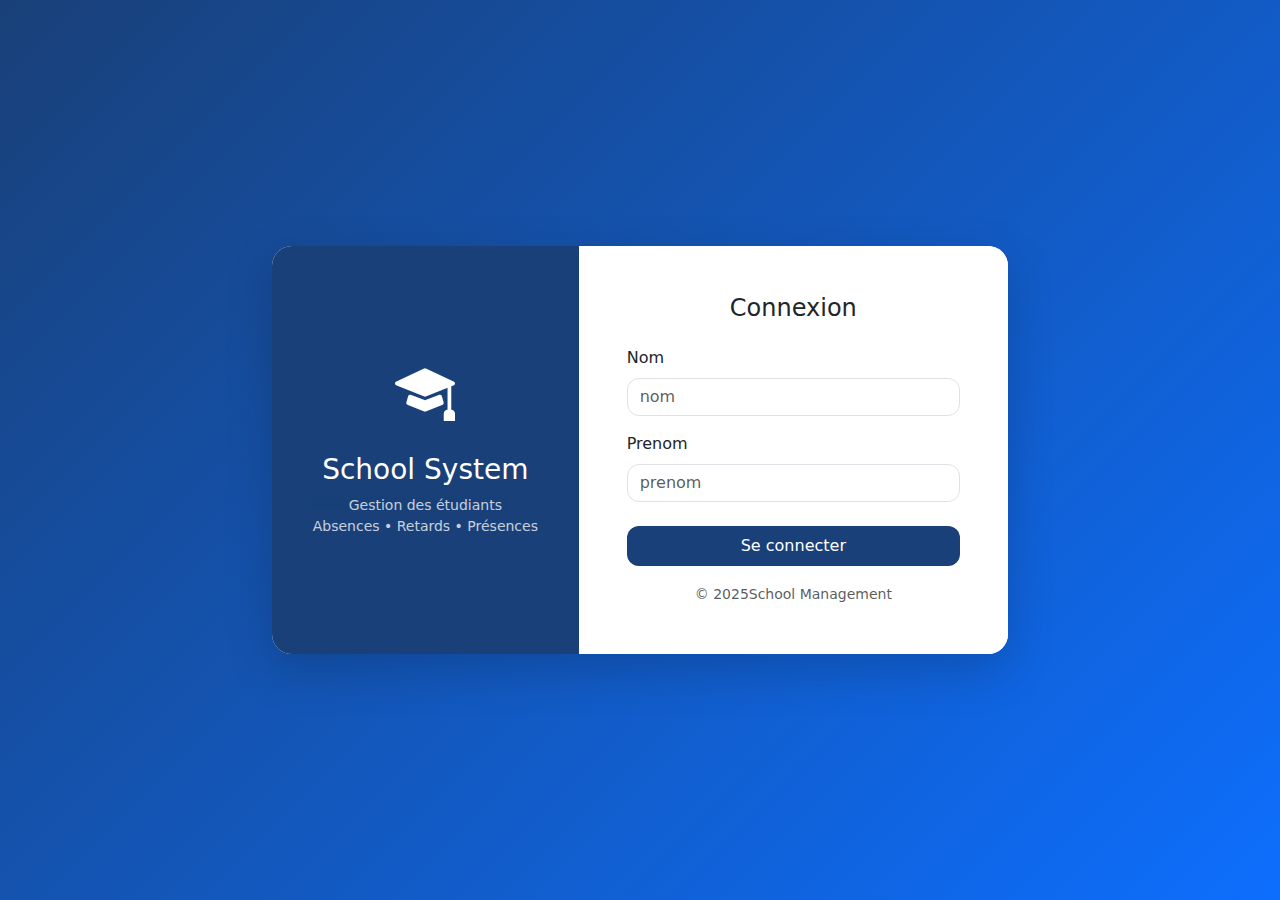
<file: index.html>
<!DOCTYPE html>
<html lang="en">
<head>
  <meta charset="UTF-8">
  <meta name="viewport" content="width=device-width, initial-scale=1.0">
  <title>School Management - Login</title>

    <link href="https://cdn.jsdelivr.net/npm/bootstrap-icons@1.11.3/font/bootstrap-icons.css" rel="stylesheet">
    <link rel="stylesheet" href="https://cdn.jsdelivr.net/npm/bootstrap@5.3.3/dist/css/bootstrap.min.css">
    <script src="https://cdn.jsdelivr.net/npm/bootstrap@5.3.3/dist/js/bootstrap.bundle.min.js"></script>

  <style>
    body {
      background: linear-gradient(135deg, #194078, #0d6efd);
    }

    .login-card {
      overflow: hidden;
      border-radius: 20px;
    }

    .login-left {
      background: #194078;
      color: white;
    }

    .login-left i {
      font-size: 60px;
    }

    .login-right {
      background: #fff;
    }

    .form-control {
      border-radius: 12px;
    }

    .btn-login {
      background-color: #194078;
      border: none;
      border-radius: 12px;
    }

    .btn-login:hover {
      background-color: #12315f;
    }
  </style>
</head>
<body>

<div class="container">
  <div class="row justify-content-center align-items-center vh-100">
    <div class="col-lg-8 col-md-10">
      <div class="card login-card shadow-lg border-0">
        <div class="row g-0">

          <!-- LEFT SIDE -->
          <div class="col-md-5 d-none d-md-flex flex-column 
                      justify-content-center align-items-center 
                      login-left p-4 text-center">
            <i class="bi bi-mortarboard-fill mb-3"></i>
            <h3>School System</h3>
            <p class="small opacity-75">
              Gestion des étudiants<br>
              Absences • Retards • Présences
            </p>
          </div>

          <!-- RIGHT SIDE -->
          <div class="col-md-7 login-right p-5">
            <h4 class="mb-4 text-center">Connexion</h4>

            <form id="loginForm">
              <div class="mb-3">
                <label class="form-label">Nom</label>
                <input id="nomInput" type="text" class="form-control" placeholder="nom">
              </div>

              <div class="mb-4">
                <label class="form-label">Prenom</label>
                <input id="prenomInput" type="text" class="form-control" placeholder="prenom">
              </div>

              <button type="submit" class="btn btn-login text-white w-100 py-2">Se connecter</a>
              </button>
            </form>

            <div class="text-center mt-3">
              <small class="text-muted">
                © 2025School Management
              </small>
            </div>
          </div>

        </div>
      </div>
    </div>
  </div>
</div>

<script src="apprenant/js/login.js"></script>
</body>
</html>
</file>
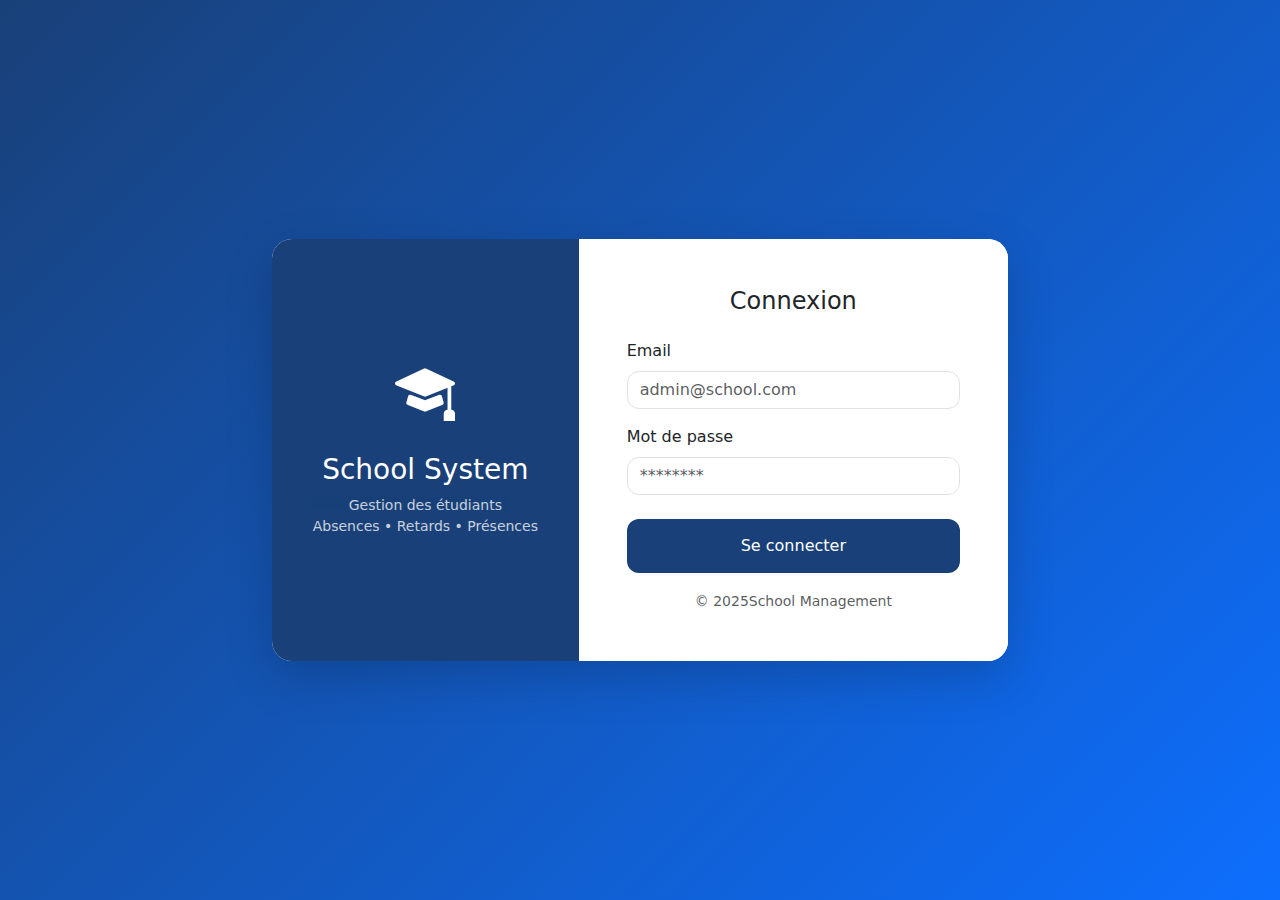
<file: pages/index.html>
<!DOCTYPE html>
<html lang="en">
<head>
  <meta charset="UTF-8">
  <meta name="viewport" content="width=device-width, initial-scale=1.0">
  <title>School Management - Login</title>

  <link rel="stylesheet" href="css/bootstrap.min.css">
  <link href="https://cdn.jsdelivr.net/npm/bootstrap-icons@1.11.3/font/bootstrap-icons.css" rel="stylesheet">

  <style>
    body {
      background: linear-gradient(135deg, #194078, #0d6efd);
    }

    .login-card {
      overflow: hidden;
      border-radius: 20px;
    }

    .login-left {
      background: #194078;
      color: white;
    }

    .login-left i {
      font-size: 60px;
    }

    .login-right {
      background: #fff;
    }

    .form-control {
      border-radius: 12px;
    }

    .btn-login {
      background-color: #194078;
      border: none;
      border-radius: 12px;
    }

    .btn-login:hover {
      background-color: #12315f;
    }
  </style>
</head>
<body>

<div class="container">
  <div class="row justify-content-center align-items-center vh-100">
    <div class="col-lg-8 col-md-10">
      <div class="card login-card shadow-lg border-0">
        <div class="row g-0">

          <!-- LEFT SIDE -->
          <div class="col-md-5 d-none d-md-flex flex-column 
                      justify-content-center align-items-center 
                      login-left p-4 text-center">
            <i class="bi bi-mortarboard-fill mb-3"></i>
            <h3>School System</h3>
            <p class="small opacity-75">
              Gestion des étudiants<br>
              Absences • Retards • Présences
            </p>
          </div>

          <!-- RIGHT SIDE -->
          <div class="col-md-7 login-right p-5">
            <h4 class="mb-4 text-center">Connexion</h4>

            <form>
              <div class="mb-3">
                <label class="form-label">Email</label>
                <input type="email" class="form-control" placeholder="admin@school.com">
              </div>

              <div class="mb-4">
                <label class="form-label">Mot de passe</label>
                <input type="password" class="form-control" placeholder="********">
              </div>

              <button class="btn btn-login text-white w-100 py-2">
                <a href="home.html" class=" text-white text-decoration-none btn ">Se connecter</a>
              </button>
            </form>

            <div class="text-center mt-3">
              <small class="text-muted">
                © 2025School Management
              </small>
            </div>
          </div>

        </div>
      </div>
    </div>
  </div>
</div>

<script src="js/bootstrap.js"></script>
</body>
</html>
</file>
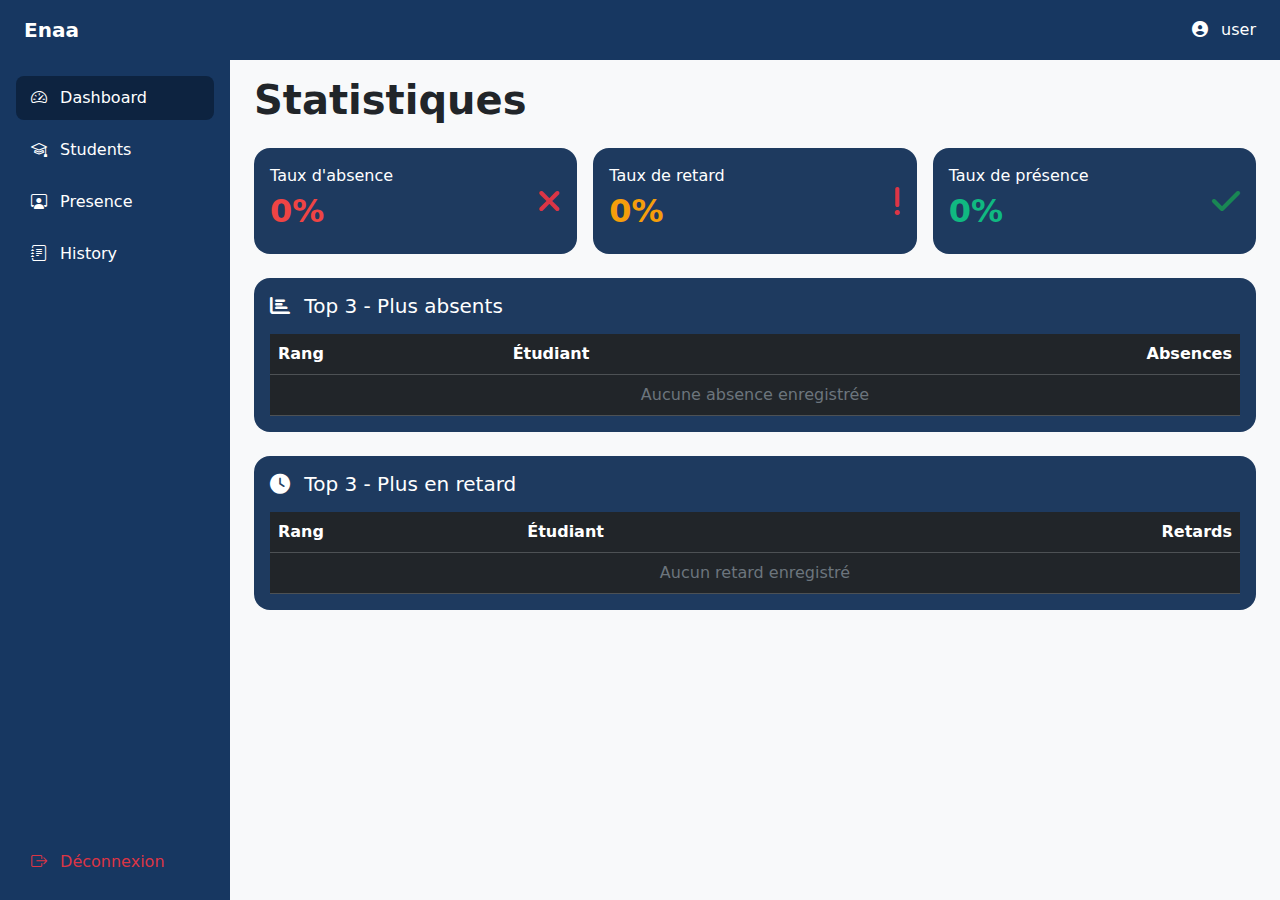
<file: home.html>
<!DOCTYPE html>
<html lang="fr">
<head>
    <meta charset="UTF-8">
    <meta name="viewport" content="width=device-width, initial-scale=1.0">
    <title>Statistiques</title>

    <link href="https://cdnjs.cloudflare.com/ajax/libs/bootstrap/5.3.2/css/bootstrap.min.css" rel="stylesheet">
    <link href="https://cdnjs.cloudflare.com/ajax/libs/font-awesome/6.4.0/css/all.min.css" rel="stylesheet">
    <link href="https://cdn.jsdelivr.net/npm/bootstrap-icons/font/bootstrap-icons.css" rel="stylesheet">

<style>
        body {
            background: #f8f9fa;
        }

        /* ===== HEADER ===== */
        .header {
            position: fixed;
            top: 0;
            left: 0;
            right: 0;
            height: 60px;
          background-color: rgb(23, 55, 97);
            z-index: 1000;
        }

        .menu-toggle {
            display: none;
            background: none;
            border: none;
            color: white;
            font-size: 1.5rem;
            cursor: pointer;
        }

        /* ===== SIDEBAR ===== */
        .sidebar {
            position: fixed;
            top: 60px;
            left: 0;
            width: 230px;
            height: calc(100vh - 60px);
           background-color: rgb(23, 55, 97);
            padding: 1rem;
            transition: transform 0.3s ease;
            z-index: 999;
        }

        .sidebar .nav-link {
            color: white;
            padding: 10px 15px;
            border-radius: 8px;
        }

        .sidebar .nav-link.active {
      background-color: #0d2340;
    }

        /* ===== MAIN CONTENT ===== */
        .main-content {
            margin-left: 230px;
            margin-top: 60px;
            padding: 1rem 1.5rem;
            transition: margin-left 0.3s ease;
        }

        /* ===== RESPONSIVE STYLES ===== */
        
        /* Tablets and small laptops */
        @media (max-width: 992px) {
            .sidebar {
                width: 200px;
            }
            
            .main-content {
                margin-left: 200px;
            }
        }

        /* Mobile devices */
        @media (max-width: 768px) {
            .menu-toggle {
                display: block;
            }

            .sidebar {
                transform: translateX(-100%);
            }

            .sidebar.show {
                transform: translateX(0);
            }

            .main-content {
                margin-left: 0;
            }

            /* Overlay when sidebar is open */
            .sidebar-overlay {
                position: fixed;
                top: 60px;
                left: 0;
                right: 0;
                bottom: 0;
                background: rgba(0, 0, 0, 0.5);
                z-index: 998;
                display: none;
            }

            .sidebar-overlay.show {
                display: block;
            }

            /* Adjust card layout for mobile */
            .col-md-4 {
                margin-bottom: 1rem;
            }

            /* Make table scrollable on mobile */
            .table-responsive {
                font-size: 0.9rem;
            }

            /* Adjust header spacing */
            .header {
                padding: 0 1rem !important;
            }

            h1 {
                font-size: 1.5rem;
            }

            /* Adjust card text size */
            .card h2 {
                font-size: 1.5rem;
            }
        }

        /* Small mobile devices */
        @media (max-width: 576px) {
            .main-content {
                padding: 1rem;
            }

            h1 {
                font-size: 1.3rem;
            }

            .card h2 {
                font-size: 1.3rem;
            }

            .card p {
                font-size: 0.9rem;
            }

            .table {
                font-size: 0.85rem;
            }
        }
    </style>
</head>

<body>

<!-- ================= HEADER ================= -->
<nav class="header navbar navbar-dark px-4 d-flex justify-content-between">
    <div class="d-flex align-items-center">
        <button class="menu-toggle me-3" id="menuToggle">
            <i class="fas fa-bars"></i>
        </button>
        <span class="navbar-brand fw-bold mb-0">Enaa</span>
    </div>
    <span class="text-white">
        <i class="fas fa-user-circle me-2"></i> user
    </span>
</nav>

<!-- Sidebar Overlay -->
<div class="sidebar-overlay" id="sidebarOverlay"></div>

<!-- ================= SIDEBAR ================= -->
<aside class="sidebar" id="sidebar">
  <div class="d-flex flex-column justify-content-between h-100">
    <!-- Navigation items -->
    <ul class="nav flex-column gap-2">
      <li class="nav-item">
        <a class="nav-link text-white active" href="/home.html">
          <i class="bi bi-speedometer2 me-2"></i> Dashboard
        </a>
      </li>
      <li class="nav-item">
        <a class="nav-link text-white" href="/student.html">
          <i class="bi bi-mortarboard me-2"></i> Students
        </a>
      </li>
      <li class="nav-item">
        <a class="nav-link text-white" href="/presence.html">
          <i class="bi bi-person-workspace me-2"></i> Presence
        </a>
      </li>
      <li class="nav-item">
        <a class="nav-link text-white" href="/history.html">
          <i class="bi bi-journal-text me-2"></i> History
        </a>
      </li>
    </ul>
    <!-- Logout button at bottom -->
    <div>
      <a class="nav-link text-danger" href="/index.html">
        <i class="bi bi-box-arrow-right me-2"></i> Déconnexion
      </a>
    </div>
  </div>
</aside>

<!-- ================= MAIN CONTENT ================= -->
<div class="main-content">

    <h1 class="mb-4 fw-bold">Statistiques</h1>

    <!-- Statistics Cards -->
    <div class="row g-3 mb-4">
        <div class="col-md-4">
            <div class="card border-0 rounded-4" style="background:#1e3a5f;">
                <div class="card-body d-flex justify-content-between align-items-center">
                    <div>
                        <p class="text-white mb-1">Taux d'absence</p>
                        <h2 class="fw-bold" style="color:#10b981;">12.5%</h2>
                    </div>
                    <i class="fas fa-times fa-2x text-danger"></i>
                </div>
            </div>
        </div>

        <div class="col-md-4">
            <div class="card border-0 rounded-4" style="background:#1e3a5f;">
                <div class="card-body d-flex justify-content-between align-items-center">
                    <div>
                        <p class="text-white mb-1">Taux de retard</p>
                        <h2 class="fw-bold" style="color:#10b981;">18.3%</h2>
                    </div>
                    <i class="fas fa-exclamation fa-2x text-danger"></i>
                </div>
            </div>
        </div>

        <div class="col-md-4">
            <div class="card border-0 rounded-4" style="background:#1e3a5f;">
                <div class="card-body d-flex justify-content-between align-items-center">
                    <div>
                        <p class="text-white mb-1">Taux de présence</p>
                        <h2 class="fw-bold" style="color:#10b981;">62.2%</h2>
                    </div>
                    <i class="fas fa-check fa-2x text-success"></i>
                </div>
            </div>
        </div>
    </div>

    <!-- Top Absents -->
    <div class="card border-0 rounded-4 mb-4" style="background:#1e3a5f;">
        <div class="card-body">
            <h5 class="text-white mb-3">
                <i class="fas fa-chart-bar me-2"></i> Top 3 - Plus absents
            </h5>

            <div class="table-responsive">
                <table class="table table-dark mb-0">
                    <thead style="background:#0a1929;">
                        <tr>
                            <th>Rang</th>
                            <th>Étudiant</th>
                            <th class="text-end">Absences</th>
                        </tr>
                    </thead>
                    <tbody style="background:#1e3a5f;">
                        <tr>
                            <td>1</td>
                            <td>Zakaria Outla</td>
                            <td class="text-end text-danger">8</td>
                        </tr>
                        <tr>
                            <td>2</td>
                            <td>Soufiane Hajji</td>
                            <td class="text-end text-danger">6</td>
                        </tr>
                        <tr>
                            <td>3</td>
                            <td>Mouad Charadi</td>
                            <td class="text-end text-danger">4</td>
                        </tr>
                    </tbody>
                </table>
            </div>
        </div>
    </div>

</div>

<script src="https://cdnjs.cloudflare.com/ajax/libs/bootstrap/5.3.2/js/bootstrap.bundle.min.js"></script>
<script src="js/home.js"></script>
<script>
 
const menuToggle = document.getElementById('sidebarToggle');
const sidebar = document.getElementById('sidebar');
const sidebarOverlay = document.getElementById('sidebarOverlay');

menuToggle.addEventListener('click', () => {
  sidebar.classList.toggle('show');
  sidebarOverlay.classList.toggle('show');
});

sidebarOverlay.addEventListener('click', () => {
  sidebar.classList.remove('show');
  sidebarOverlay.classList.remove('show');
});

 
if (window.innerWidth <= 768) {
  const navLinks = sidebar.querySelectorAll('.nav-link');
  navLinks.forEach(link => {
    link.addEventListener('click', () => {
      sidebar.classList.remove('show');
      sidebarOverlay.classList.remove('show');
    });
  });
}

 
 
</script>
</body>
</html>
</file>
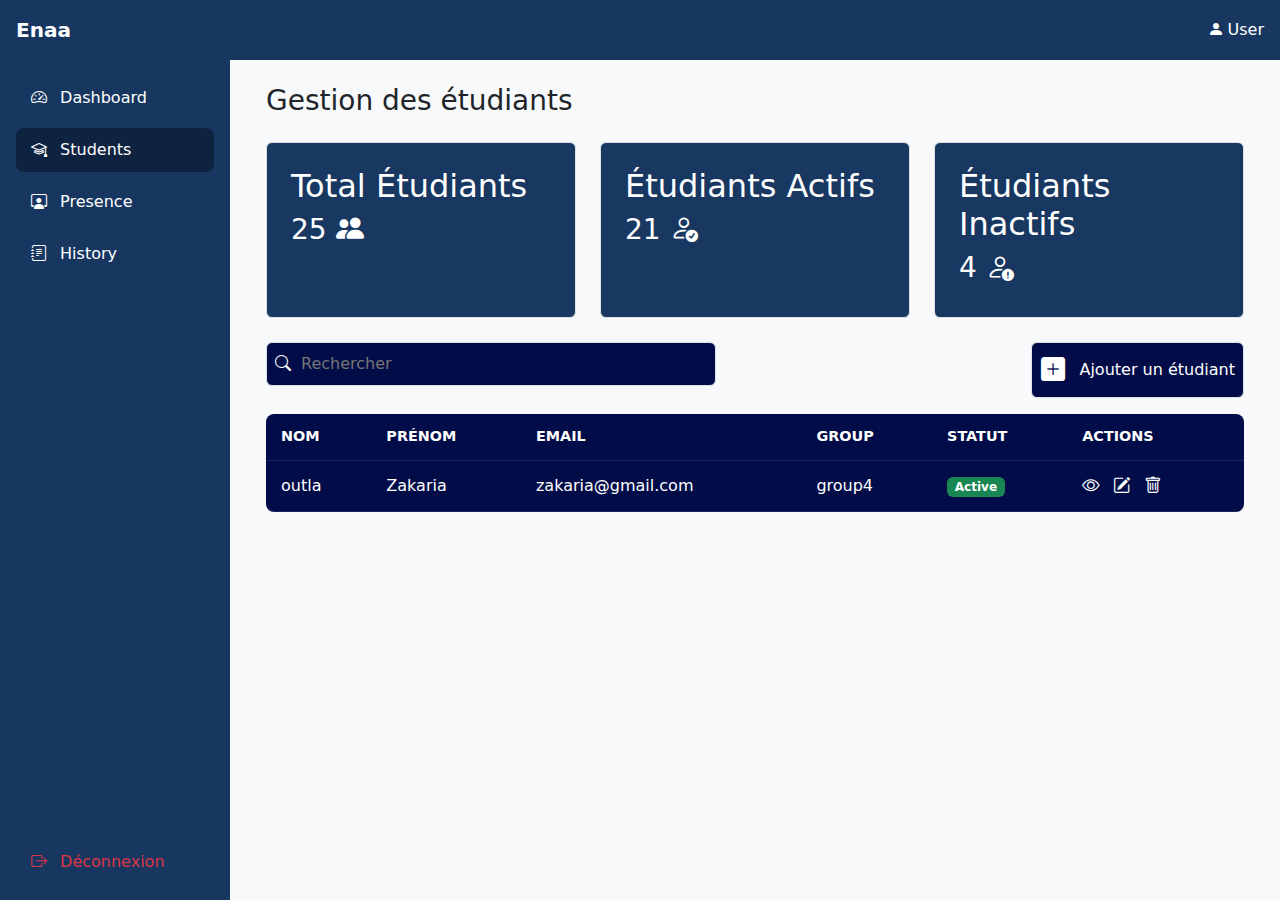
<file: student.html>
<!DOCTYPE html>
<html lang="en">
<head>
    <meta charset="UTF-8">
    <meta name="viewport" content="width=device-width, initial-scale=1.0">
    <title>Admin Dashboard</title>
   
    <link href="https://cdn.jsdelivr.net/npm/bootstrap-icons@1.11.3/font/bootstrap-icons.css" rel="stylesheet">
    <link rel="stylesheet" href="https://cdn.jsdelivr.net/npm/bootstrap@5.3.3/dist/css/bootstrap.min.css">
    <script src="https://cdn.jsdelivr.net/npm/bootstrap@5.3.3/dist/js/bootstrap.bundle.min.js"></script>

  <style>
    body { 
      background: #f8f9fa; 
      margin: 0;
      padding: 0;
    }

    .header {
      position: fixed;
      top: 0; 
      left: 0; 
      right: 0;
      height: 60px;
      background-color: rgb(23, 55, 97);
      z-index: 1000;
    }

    .navbar {
      background-color: rgb(23, 55, 97);
    }

    .menu-toggle {
      display: none;
      background: none;
      border: none;
      color: white;
      font-size: 1.5rem;
    }

    .sidebar {
      position: fixed;
      top: 60px;
      left: 0;
      width: 230px;
      height: calc(100vh - 60px);
      background-color: rgb(23, 55, 97);
      padding: 1rem;
      z-index: 999;
      transition: transform .3s ease;
      overflow-y: auto;
    }

    .sidebar .nav-link {
      color: white;
      padding: 10px 15px;
      border-radius: 8px;
      transition: background-color 0.3s;
    }

    .sidebar .nav-link:hover {
      background-color: rgba(255, 255, 255, 0.1);
    }

    .sidebar .nav-link.active {
      background-color: #0d2340;
    }

    .main-content {
      margin-left: 230px;
      margin-top: 60px;
      padding: 1.5rem;
      min-height: calc(100vh - 60px);
    }

    #studentsTable {
      width: 100%;
      border-collapse: collapse;
      border-radius: 8px;
      overflow: hidden;
    }

    #studentsTable th,
    #studentsTable td {
      padding: 12px 15px;
      text-align: left;
      border-bottom: 1px solid rgba(255, 255, 255, 0.1);
    }

    #studentsTable th {
      font-weight: 600;
      text-transform: uppercase;
      font-size: 0.9rem;
    }

    #studentsTable tbody tr:hover {
      background-color: rgba(255, 255, 255, 0.05);
    }

    #studentsTable i {
      cursor: pointer;
      margin-right: 8px;
      font-size: 1.1rem;
    }

    #studentsTable i:hover {
      opacity: 0.7;
    }

    @media (max-width: 768px) {
      .menu-toggle { 
        display: block; 
      }
      
      .sidebar { 
        transform: translateX(-100%); 
      }
      
      .sidebar.show { 
        transform: translateX(0); 
      }
      
      .main-content { 
        margin-left: 0; 
      }
    }
  </style>
</head>
<body>

<div id="message" class="message-toast"></div>

<!-- NAVBAR -->
<nav class="navbar navbar-dark px-3 fixed-top header">
  <div class="d-flex align-items-center gap-2">
    <!-- Toggle button for mobile -->
    <button class="btn btn-outline-light d-md-none" id="sidebarToggle">
      <i class="bi bi-list fs-4"></i>
    </button>
    <a class="navbar-brand fw-bold" href="#">Enaa</a>
  </div>

  <div class="d-flex align-items-center">
    <i class="bi bi-person-fill text-white mx-1"></i>
    <span class="text-white">User</span>
  </div>
</nav>

<!-- SIDEBAR -->
<aside class="sidebar" id="sidebar">
  <div class="d-flex flex-column justify-content-between h-100">
    <!-- Navigation items -->
    <ul class="nav flex-column gap-2">
      <li class="nav-item">
        <a class="nav-link text-white" href="/home.html">
          <i class="bi bi-speedometer2 me-2"></i> Dashboard
        </a>
      </li>
      <li class="nav-item">
        <a class="nav-link text-white active" href="/student.html">
          <i class="bi bi-mortarboard me-2"></i> Students
        </a>
      </li>
      <li class="nav-item">
        <a class="nav-link text-white" href="/presence.html">
          <i class="bi bi-person-workspace me-2"></i> Presence
        </a>
      </li>
      <li class="nav-item">
        <a class="nav-link text-white" href="/history.html">
          <i class="bi bi-journal-text me-2"></i> History
        </a>
      </li>
    </ul>
    <!-- Logout button at bottom -->
    <div>
      <a class="nav-link text-danger" href="/index.html">
        <i class="bi bi-box-arrow-right me-2"></i> Déconnexion
      </a>
    </div>
  </div>
</aside>

<!-- MAIN CONTENT -->
<div class="main-content">
  <div class="container-fluid">
    <h3 class="mb-4">Gestion des étudiants</h3>
    
    <!-- Stats Cards -->
    <div class="row mb-4">
      <div class="col-md-4 mb-3 mb-md-0">
        <div class="border rounded p-4 text-white h-100" id="totalEtudiants" style="background-color: #183862;">
          <h2>Total Étudiants</h2>
          <h3>25 <i class="bi bi-people-fill"></i></h3>  
        </div>
      </div>
      <div class="col-md-4 mb-3 mb-md-0">
        <div class="border rounded p-4 text-white h-100" id="etudiantsActif" style="background-color: #183862">
          <h2>Étudiants Actifs</h2>
          <h3>21 <i class="bi bi-person-check"></i></h3>  
        </div>
      </div>
      <div class="col-md-4">
        <div class="border rounded p-4 text-white h-100" id="etudiantsInactif" style="background-color: #183862;">
          <h2>Étudiants Inactifs</h2>
          <h3>4 <i class="bi bi-person-exclamation"></i></h3>  
        </div>
      </div>
    </div>
    
    <!-- Search and Add Button -->
    <div class="row mb-3">
      <div class="col-md-6 mb-3 mb-md-0">
        <div class="border rounded p-2 text-white d-flex align-items-center" style="background-color: #020C48; width: 50vh;">
          <i class="bi bi-search me-2"></i>
          <input id="recherche" type="text" placeholder="Rechercher" class="bg-transparent text-white border-0 outline-0 flex-grow-1" style="outline: none;">
        </div>
      </div>    
      <div class="col-md-6 d-flex justify-content-md-end">
        <div class="border rounded p-2 text-white" style="background-color: #020C48;">
          <button class="btn btn-link text-white p-0 me-2" data-bs-toggle="modal" data-bs-target="#addStudentModal" style="text-decoration:none;">
            <i class="bi bi-plus-square-fill fs-4"></i>
          </button> 
          Ajouter un étudiant
        </div>
      </div>
    </div>

    <!-- Students Table -->
    <div class="table-responsive">
      <table id="studentsTable" class="text-white" style="background-color: #020C48;">
        <thead>
          <tr>
            <th scope="col">Nom</th>
            <th scope="col">Prénom</th>
            <th scope="col">Email</th>
            <th scope="col">Group</th>
            <th scope="col">Statut</th>
            <th scope="col">Actions</th>
          </tr>
        </thead>
        <tbody>
          <tr>
            <td>outla</td>
            <td>Zakaria</td>
            <td>zakaria@gmail.com</td>
            <td>group4</td>
            <td><span class="badge bg-success">Active</span></td>
            <td>
              <i  class="bi bi-eye text-white" data-bs-toggle="modal" data-bs-target="#showStudentInfos"></i> 
              <i class="bi bi-pencil-square" data-bs-toggle="modal" data-bs-target="#editStudentModal"></i> 
              <i class="bi bi-trash"></i>
            </td>
          </tr>
        </tbody>
      </table>
    </div>
  </div>
</div>

<!-- Add Student Modal -->
<div class="modal fade" id="addStudentModal" tabindex="-1">
  <div class="modal-dialog modal-lg modal-dialog-centered">
    <div class="modal-content text-white" style="background:#020C48;">
      <div class="modal-header border-0">
        <h5 class="modal-title">Ajouter un étudiant</h5>
        <button type="button" class="btn-close btn-close-white" data-bs-dismiss="modal"></button>
      </div>
      <div class="modal-body">
        <form class="row g-3">
          <div class="col-12 col-md-6">
            <label class="form-label">Nom</label>
            <input id="nomInput" type="text" class="form-control bg-dark text-white border-0">
          </div>
          <div class="col-12 col-md-6">
            <label class="form-label">Prénom</label>
            <input id="prenomInput" type="text" class="form-control bg-dark text-white border-0">
          </div>
          <div class="col-12 col-md-6">
            <label class="form-label">Email</label>
            <input id="emailInput" type="email" class="form-control bg-dark text-white border-0">
          </div>
          <div class="col-12 col-md-6">
            <label class="form-label">Group</label>
            <select id="groupSelect" class="form-select bg-dark text-white border-0">
              <option>Group 1</option>
              <option>Group 2</option>
              <option>Group 3</option>
              <option>Group 4</option>
            </select>
          </div>
          <div class="col-12 col-md-6">
            <label class="form-label">Statut</label>
            <select id="statutSelect" class="form-select bg-dark text-white border-0">
              <option>Active</option>
              <option>Inactive</option>
            </select>
          </div>
        </form>
      </div>
      <div class="modal-footer border-0">
        <button class="btn btn-outline-light" data-bs-dismiss="modal">Annuler</button>
        <button onclick="saveStudent()" class="btn btn-success">Enregistrer</button>
      </div>
    </div>
  </div>
</div>

<!-- Edit Student Modal -->
<div class="modal fade" id="editStudentModal" tabindex="-1">
  <div class="modal-dialog modal-lg modal-dialog-centered">
    <div class="modal-content text-white" style="background:#020C48;">
      <div class="modal-header border-0">
        <h5 class="modal-title">Modifier un étudiant</h5>
        <button type="button" class="btn-close btn-close-white" data-bs-dismiss="modal"></button>
      </div>
      <div class="modal-body">
        <form class="row g-3">
          <div class="col-12 col-md-6">
            <label class="form-label">Nom</label>
            <input id="editNom" type="text" class="form-control bg-dark text-white border-0">
          </div>
          <div class="col-12 col-md-6">
            <label class="form-label">Prénom</label>
            <input id="editPrenom" type="text" class="form-control bg-dark text-white border-0">
          </div>
          <div class="col-12 col-md-6">
            <label class="form-label">Email</label>
            <input id="editEmail" type="email" class="form-control bg-dark text-white border-0">
          </div>
          <div class="col-12 col-md-6">
            <label class="form-label">Group</label>
            <select id="editGroup" class="form-select bg-dark text-white border-0">
              <option>Group 1</option>
              <option>Group 2</option>
              <option>Group 3</option>
              <option>Group 4</option>
            </select>
          </div>
          <div class="col-12 col-md-6">
            <label class="form-label">Statut</label>
            <select id="editStatut" class="form-select bg-dark text-white border-0">
              <option>Active</option>
              <option>Inactive</option>
            </select>
          </div>
        </form>
      </div>
      <div class="modal-footer border-0">
        <button class="btn btn-outline-light" data-bs-dismiss="modal">Annuler</button>
        <button onclick="saveEditedStudent()" id="saveUpdatedStudent" class="btn btn-success">Enregistrer</button>
      </div>
    </div>
  </div>
</div>

<!-- Student Info Modal -->
<div class="modal fade" id="showStudentInfos" tabindex="-1">
  <div class="modal-dialog modal-lg modal-dialog-centered">
    <div class="modal-content text-white" style="background:#020C48;">
      <div class="modal-header border-0">
        <h5 class="modal-title">Informations de l'étudiant</h5>
        <button type="button" class="btn-close btn-close-white" data-bs-dismiss="modal"></button>
      </div>
      <div class="modal-body">
        <div class="row g-3">
          <div class="col-12 col-md-6">
            <label class="form-label fw-bold">Nom:</label>
            <p id="showNom">-</p>
          </div>
          <div class="col-12 col-md-6">
            <label class="form-label fw-bold">Prénom:</label>
            <p id="showPrenom">-</p>
          </div>
          <div class="col-12 col-md-6">
            <label class="form-label fw-bold">Email:</label>
            <p id="showEmail">-</p>
          </div>
          <div class="col-12 col-md-6">
            <label class="form-label fw-bold">Group:</label>
            <p id="showGroup">-</p>
          </div>
          <div class="col-12 col-md-6">
            <label class="form-label fw-bold">Statut:</label>
            <p id="showStatus">-</p>
          </div>
          <div class="col-12 col-md-6">
            <label class="form-label fw-bold">Date d'inscription:</label>
            <p id="showDate">-</p>
          </div>
        </div>
      </div>
      <div class="modal-footer border-0">
        <button class="btn btn-outline-light" data-bs-dismiss="modal">Fermer</button>
      </div>
    </div>
  </div>
</div>

<script>

document.getElementById('sidebarToggle')?.addEventListener('click', function() {
  document.getElementById('sidebar').classList.toggle('show');
});
</script>

<script src="/js/student.js"></script>

<script>
 
const menuToggle = document.getElementById('sidebarToggle');
const sidebar = document.getElementById('sidebar');
const sidebarOverlay = document.getElementById('sidebarOverlay');

menuToggle.addEventListener('click', () => {
  sidebar.classList.toggle('show');
  sidebarOverlay.classList.toggle('show');
});

sidebarOverlay.addEventListener('click', () => {
  sidebar.classList.remove('show');
  sidebarOverlay.classList.remove('show');
});

 
if (window.innerWidth <= 768) {
  const navLinks = sidebar.querySelectorAll('.nav-link');
  navLinks.forEach(link => {
    link.addEventListener('click', () => {
      sidebar.classList.remove('show');
      sidebarOverlay.classList.remove('show');
    });
  });
}

 
 
</script>

</body>
</html>
</file>
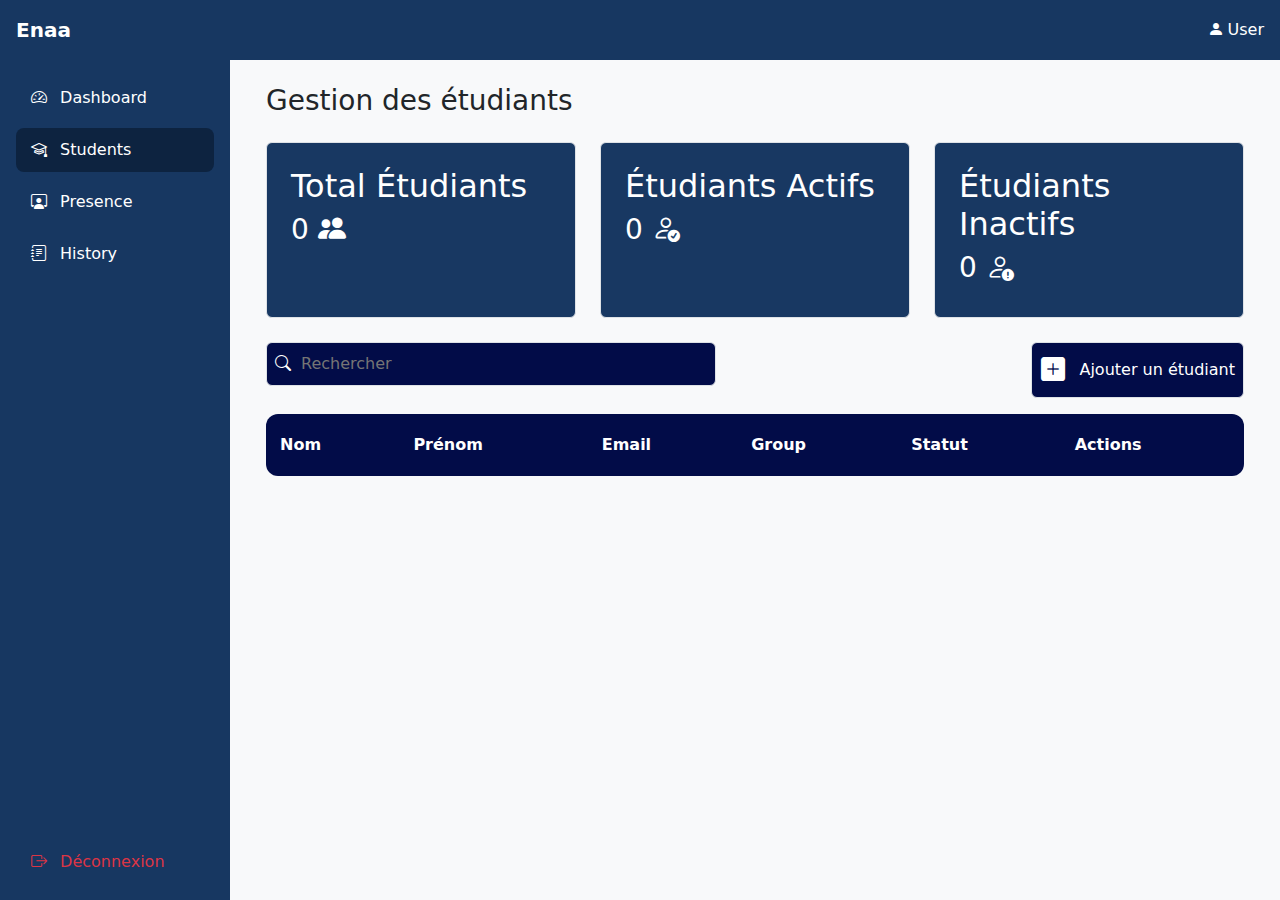
<file: pages/student.html>
<!DOCTYPE html>
<html lang="en">
<head>
    <meta charset="UTF-8">
    <meta name="viewport" content="width=device-width, initial-scale=1.0">
    <title>Admin Dashboard</title>
   
    <link href="https://cdn.jsdelivr.net/npm/bootstrap-icons@1.11.3/font/bootstrap-icons.css" rel="stylesheet">
    <link rel="stylesheet" href="https://cdn.jsdelivr.net/npm/bootstrap@5.3.3/dist/css/bootstrap.min.css">
    <script src="https://cdn.jsdelivr.net/npm/bootstrap@5.3.3/dist/js/bootstrap.bundle.min.js"></script>

  <style>
    body { 
      background: #f8f9fa; 
      margin: 0;
      padding: 0;
    }

    .header {
      position: fixed;
      top: 0; 
      left: 0; 
      right: 0;
      height: 60px;
      background-color: rgb(23, 55, 97);
      z-index: 1000;
    }

    .navbar {
      background-color: rgb(23, 55, 97);
    }

    .menu-toggle {
      display: none;
      background: none;
      border: none;
      color: white;
      font-size: 1.5rem;
    }

    .sidebar {
      position: fixed;
      top: 60px;
      left: 0;
      width: 230px;
      height: calc(100vh - 60px);
      background-color: rgb(23, 55, 97);
      padding: 1rem;
      z-index: 999;
      transition: transform .3s ease;
      overflow-y: auto;
    }

    .sidebar .nav-link {
      color: white;
      padding: 10px 15px;
      border-radius: 8px;
      transition: background-color 0.3s;
    }

    .sidebar .nav-link:hover {
      background-color: rgba(255, 255, 255, 0.1);
    }

    .sidebar .nav-link.active {
      background-color: #0d2340;
    }

    .main-content {
      margin-left: 230px;
      margin-top: 60px;
      padding: 1.5rem;
      min-height: calc(100vh - 60px);
    }

    #studentsTable {
    width: 100%;
    border-collapse: separate;
    border-spacing: 0 5px; /* space between rows */
    background-color: #08164a;
    border-radius: 12px;
}

#studentsTable thead th {
    background-color: #08164a;
    color: #ffffff;
    text-align: left;
    padding: 14px;
    border: none;
    font-size: 16px;
    border-top-left-radius: 12px;
    border-bottom-left-radius: 12px;
}

#studentsTable tbody tr {
    border-radius: 12px;
    background-color: #ffffff
}

#studentsTable tbody tr td {
    padding: 16px;
    border: none;
}

/* #studentsTable tbody tr td:first-child {
    border-top-left-radius: 12px;
    border-bottom-left-radius: 12px;
} */

/* #studentsTable tbody tr td:last-child {
    border-top-right-radius: 12px;
    border-bottom-right-radius: 12px;
} */

.badge {
    padding: 6px 14px;
    border-radius: 20px;
    font-weight: 600;
    font-size: 14px;
}

.bg-success {
    background-color: #4caf50 !important;
    color: #fff;
}

.bg-danger {
    background-color: #e63946 !important;
    color: #fff;
}

#studentsTable i {
    color: #ffffff;
    font-size: 18px;
    margin-right: 12px;
    cursor: pointer;
}

#studentsTable i:hover {
    color: #4da3ff;
}

#studentsTable {
    background-color: #020C48 !important;
}

/* Kill Bootstrap background completely */
#studentsTable > :not(caption) > * > * {
    background-color: transparent !important;
}

#studentsTable tbody tr {
    background-color: #183862;
}

#studentsTable tbody td {
    background-color: #183862;
}

.message-toast {
    position: fixed;
    top: 20px;
    right: 20px;
    background-color: #28a745; /* green for success */
    color: white;
    padding: 10px 20px;
    border-radius: 5px;
    display: none; /* hidden by default */
    box-shadow: 0 2px 6px rgba(0,0,0,0.3);
    z-index: 9999;
    transition: opacity 0.3s ease;
}
    @media (max-width: 768px) {
      .menu-toggle { 
        display: block; 
      }
      
      .sidebar { 
        transform: translateX(-100%); 
      }
      
      .sidebar.show { 
        transform: translateX(0); 
      }
      
      .main-content { 
        margin-left: 0; 
      }
    }
  </style>
</head>
<body>

<div id="message" class="message-toast"></div>

<!-- NAVBAR -->
<nav class="navbar navbar-dark px-3 fixed-top header">
  <div class="d-flex align-items-center gap-2">
    <!-- Toggle button for mobile -->
    <button class="btn btn-outline-light d-md-none" id="sidebarToggle">
      <i class="bi bi-list fs-4"></i>
    </button>
    <a class="navbar-brand fw-bold" href="#">Enaa</a>
  </div>

  <div class="d-flex align-items-center">
    <i class="bi bi-person-fill text-white mx-1"></i>
    <span class="text-white">User</span>
  </div>
</nav>

<!-- Sidebar Overlay -->
<div class="sidebar-overlay" id="sidebarOverlay"></div>

<!-- SIDEBAR -->
<aside class="sidebar" id="sidebar">
  <div class="d-flex flex-column justify-content-between h-100">
    <!-- Navigation items -->
    <ul class="nav flex-column gap-2">
      <li class="nav-item">
        <a class="nav-link text-white" href="home.html">
          <i class="bi bi-speedometer2 me-2"></i> Dashboard
        </a>
      </li>
      <li class="nav-item">
        <a class="nav-link text-white active" href="student.html">
          <i class="bi bi-mortarboard me-2"></i> Students
        </a>
      </li>
      <li class="nav-item">
        <a class="nav-link text-white" href="presence.html">
          <i class="bi bi-person-workspace me-2"></i> Presence
        </a>
      </li>
      <li class="nav-item">
        <a class="nav-link text-white" href="history.html">
          <i class="bi bi-journal-text me-2"></i> History
        </a>
      </li>
    </ul>
    <!-- Logout button at bottom -->
    <div>
      <a class="nav-link text-danger" href="../index.html">
        <i class="bi bi-box-arrow-right me-2"></i> Déconnexion
      </a>
    </div>
  </div>
</aside>

<!-- MAIN CONTENT -->
<div class="main-content">
  <div class="container-fluid">
    <h3 class="mb-4">Gestion des étudiants</h3>
    
    <!-- Stats Cards -->
    <div class="row mb-4">
      <div class="col-md-4 mb-3 mb-md-0">
        <div class="border rounded p-4 text-white h-100" id="totalEtudiants" style="background-color: #183862;">
          <h2>Total Étudiants</h2>
          <h3>25 <i class="bi bi-people-fill"></i></h3>  
        </div>
      </div>
      <div class="col-md-4 mb-3 mb-md-0">
        <div class="border rounded p-4 text-white h-100" id="etudiantsActif" style="background-color: #183862">
          <h2>Étudiants Actifs</h2>
          <h3>21 <i class="bi bi-person-check"></i></h3>  
        </div>
      </div>
      <div class="col-md-4">
        <div class="border rounded p-4 text-white h-100" id="etudiantsInactif" style="background-color: #183862;">
          <h2>Étudiants Inactifs</h2>
          <h3>4 <i class="bi bi-person-exclamation"></i></h3>  
        </div>
      </div>
    </div>
    
    <!-- Search and Add Button -->
    <div class="row mb-3">
      <div class="col-md-6 mb-3 mb-md-0">
        <div class="border rounded p-2 text-white d-flex align-items-center" style="background-color: #020C48; width: 50vh;">
          <i class="bi bi-search me-2"></i>
          <input id="recherche" type="text" placeholder="Rechercher" class="bg-transparent text-white border-0 outline-0 flex-grow-1" style="outline: none;">
        </div>
      </div>    
      <div class="col-md-6 d-flex justify-content-md-end">
        <div class="border rounded p-2 text-white" style="background-color: #020C48;">
          <button class="btn btn-link text-white p-0 me-2" data-bs-toggle="modal" data-bs-target="#addStudentModal" style="text-decoration:none;">
            <i class="bi bi-plus-square-fill fs-4"></i>
          </button> 
          Ajouter un étudiant
        </div>
      </div>
    </div>

    <!-- Students Table -->
    <div class="table-responsive">
      <table id="studentsTable" class="text-white" style="background-color: #020C48;">
        <thead>
          <tr>
            <th scope="col">Nom</th>
            <th scope="col">Prénom</th>
            <th scope="col">Email</th>
            <th scope="col">Group</th>
            <th scope="col">Statut</th>
            <th scope="col">Actions</th>
          </tr>
        </thead>
        <tbody>
          <tr>
            <td>outla</td>
            <td>Zakaria</td>
            <td>zakaria@gmail.com</td>
            <td>group4</td>
            <td><span class="badge bg-success">Active</span></td>
            <td>
              <i  class="bi bi-eye text-white" data-bs-toggle="modal" data-bs-target="#showStudentInfos"></i> 
              <i class="bi bi-pencil-square" data-bs-toggle="modal" data-bs-target="#editStudentModal"></i> 
              <i class="bi bi-trash"></i>
            </td>
          </tr>
        </tbody>
      </table>
    </div>
  </div>
</div>

<!-- Add Student Modal -->
<div class="modal fade" id="addStudentModal" tabindex="-1">
  <div class="modal-dialog modal-lg modal-dialog-centered">
    <div class="modal-content text-white" style="background:#020C48;">
      <div class="modal-header border-0">
        <h5 class="modal-title">Ajouter un étudiant</h5>
        <button type="button" class="btn-close btn-close-white" data-bs-dismiss="modal"></button>
      </div>
      <div class="modal-body">
        <form class="row g-3">
          <div class="col-12 col-md-6">
            <label class="form-label">Nom</label>
            <input id="nomInput" type="text" class="form-control bg-dark text-white border-0">
          </div>
          <div class="col-12 col-md-6">
            <label class="form-label">Prénom</label>
            <input id="prenomInput" type="text" class="form-control bg-dark text-white border-0">
          </div>
          <div class="col-12 col-md-6">
            <label class="form-label">Email</label>
            <input id="emailInput" type="email" class="form-control bg-dark text-white border-0">
          </div>
          <div class="col-12 col-md-6">
            <label class="form-label">Group</label>
            <select id="groupSelect" class="form-select bg-dark text-white border-0">
              <option>Group 1</option>
              <option>Group 2</option>
              <option>Group 3</option>
              <option>Group 4</option>
            </select>
          </div>
          <div class="col-12 col-md-6">
            <label class="form-label">Statut</label>
            <select id="statutSelect" class="form-select bg-dark text-white border-0">
              <option>Active</option>
              <option>Inactive</option>
            </select>
          </div>
        </form>
      </div>
      <div class="modal-footer border-0">
        <button class="btn btn-outline-light" data-bs-dismiss="modal">Annuler</button>
        <button onclick="saveStudent()" class="btn btn-success">Enregistrer</button>
      </div>
    </div>
  </div>
</div>

<!-- Edit Student Modal -->
<div class="modal fade" id="editStudentModal" tabindex="-1">
  <div class="modal-dialog modal-lg modal-dialog-centered">
    <div class="modal-content text-white" style="background:#020C48;">
      <div class="modal-header border-0">
        <h5 class="modal-title">Modifier un étudiant</h5>
        <button type="button" class="btn-close btn-close-white" data-bs-dismiss="modal"></button>
      </div>
      <div class="modal-body">
        <form class="row g-3">
          <div class="col-12 col-md-6">
            <label class="form-label">Nom</label>
            <input id="editNom" type="text" class="form-control bg-dark text-white border-0">
          </div>
          <div class="col-12 col-md-6">
            <label class="form-label">Prénom</label>
            <input id="editPrenom" type="text" class="form-control bg-dark text-white border-0">
          </div>
          <div class="col-12 col-md-6">
            <label class="form-label">Email</label>
            <input id="editEmail" type="email" class="form-control bg-dark text-white border-0">
          </div>
          <div class="col-12 col-md-6">
            <label class="form-label">Group</label>
            <select id="editGroup" class="form-select bg-dark text-white border-0">
              <option>Group 1</option>
              <option>Group 2</option>
              <option>Group 3</option>
              <option>Group 4</option>
            </select>
          </div>
          <div class="col-12 col-md-6">
            <label class="form-label">Statut</label>
            <select id="editStatut" class="form-select bg-dark text-white border-0">
              <option>Active</option>
              <option>Inactive</option>
            </select>
          </div>
        </form>
      </div>
      <div class="modal-footer border-0">
        <button class="btn btn-outline-light" data-bs-dismiss="modal">Annuler</button>
        <button onclick="saveEditedStudent()" id="saveUpdatedStudent" class="btn btn-success">Enregistrer</button>
      </div>
    </div>
  </div>
</div>

<!-- Student Info Modal -->
<div class="modal fade" id="showStudentInfos" tabindex="-1">
  <div class="modal-dialog modal-lg modal-dialog-centered">
    <div class="modal-content text-white" style="background:#020C48;">
      <div class="modal-header border-0">
        <h5 class="modal-title">Informations de l'étudiant</h5>
        <button type="button" class="btn-close btn-close-white" data-bs-dismiss="modal"></button>
      </div>
      <div class="modal-body">
        <div class="row g-3">
          <div class="col-12 col-md-6">
            <label class="form-label fw-bold">Nom:</label>
            <p id="showNom">-</p>
          </div>
          <div class="col-12 col-md-6">
            <label class="form-label fw-bold">Prénom:</label>
            <p id="showPrenom">-</p>
          </div>
          <div class="col-12 col-md-6">
            <label class="form-label fw-bold">Email:</label>
            <p id="showEmail">-</p>
          </div>
          <div class="col-12 col-md-6">
            <label class="form-label fw-bold">Group:</label>
            <p id="showGroup">-</p>
          </div>
          <div class="col-12 col-md-6">
            <label class="form-label fw-bold">Statut:</label>
            <p id="showStatus">-</p>
          </div>
          <div class="col-12 col-md-6">
            <label class="form-label fw-bold">Date d'inscription:</label>
            <p id="showDate">-</p>
          </div>
        </div>
      </div>
      <div class="modal-footer border-0">
        <button class="btn btn-outline-light" data-bs-dismiss="modal">Fermer</button>
      </div>
    </div>
  </div>
</div>

<script src="/js/student.js"></script>

</body>
</html>
</file>
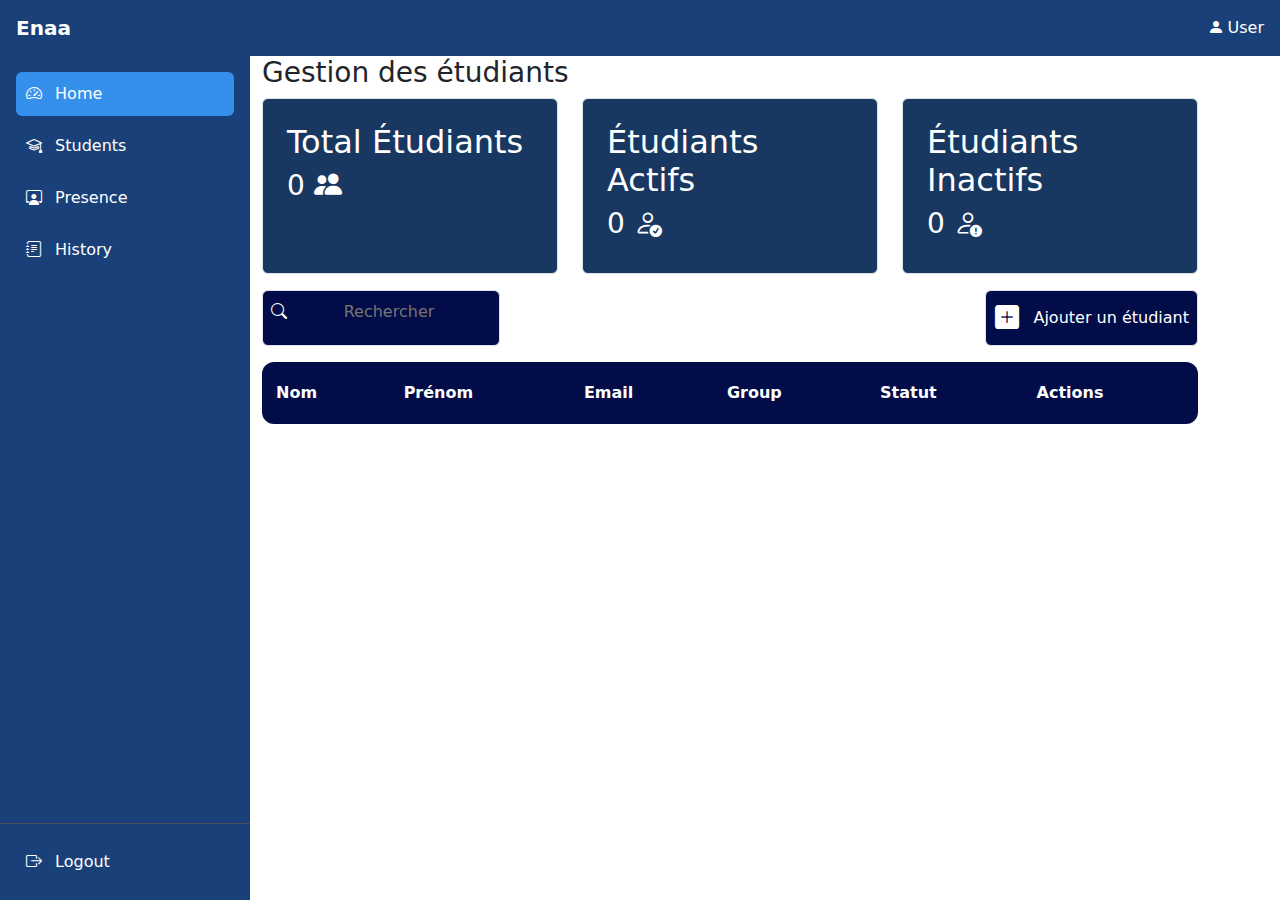
<file: pages/students.html>
<!DOCTYPE html>
<html lang="en">
<head>
    <meta charset="UTF-8">
    <meta name="viewport" content="width=device-width, initial-scale=1.0">
    <title>Admin Dashboard</title>
   
    <!-- <link rel="stylesheet" href="style.css"> -->
    <link href="https://cdn.jsdelivr.net/npm/bootstrap-icons@1.11.3/font/bootstrap-icons.css" rel="stylesheet">
    <link rel="stylesheet" href="https://cdn.jsdelivr.net/npm/bootstrap@5.3.3/dist/css/bootstrap.min.css">
    <script src="https://cdn.jsdelivr.net/npm/bootstrap@5.3.3/dist/js/bootstrap.bundle.min.js"></script>

    <style>
:root{
 --primary: #0d6efd;
  --secondary: #212529;
  --background: #194078;
  --accent: #198754;
  --text:white;
}
body {
  margin: 0;
    padding-top: 56px; /* navbar height */
}



.dashboard {
  display: flex;
  min-height: calc(100vh - 56px); /* navbar height */
}

/* navbar */
.navbar{
    background: #194078;
}
/* Sidebar */
.sidebar {
  width: 250px;
  background-color: var(--background);
  display: flex;
  flex-direction: column;

  position: sticky;
  top: 56px; /* height of navbar */
  height: calc(100vh - 56px);
}


/* Push logout to bottom */
.logout {
  margin-top: auto;
  border-top: 1px solid #495057;
}

/* Links hover */
.sidebar .nav-link {
  border-radius: 6px;
  padding: 10px;
}

.sidebar .nav-link:hover,
.sidebar .nav-link.active {
  background-color: #3590ec;
}
/* / Content */ */
.content {
  flex: 1;
  background-color: #f8f9fa;
}

#studentsTable {
    width: 100%;
    border-collapse: separate;
    border-spacing: 0 5px; /* space between rows */
    background-color: #08164a;
    border-radius: 12px;
}

#studentsTable thead th {
    background-color: #08164a;
    color: #ffffff;
    text-align: left;
    padding: 14px;
    border: none;
    font-size: 16px;
    border-top-left-radius: 12px;
    border-bottom-left-radius: 12px;
}

#studentsTable tbody tr {
    border-radius: 12px;
    background-color: #ffffff
}

#studentsTable tbody tr td {
    padding: 16px;
    border: none;
}

/* #studentsTable tbody tr td:first-child {
    border-top-left-radius: 12px;
    border-bottom-left-radius: 12px;
} */

/* #studentsTable tbody tr td:last-child {
    border-top-right-radius: 12px;
    border-bottom-right-radius: 12px;
} */

.badge {
    padding: 6px 14px;
    border-radius: 20px;
    font-weight: 600;
    font-size: 14px;
}

.bg-success {
    background-color: #4caf50 !important;
    color: #fff;
}

.bg-danger {
    background-color: #e63946 !important;
    color: #fff;
}

#studentsTable i {
    color: #ffffff;
    font-size: 18px;
    margin-right: 12px;
    cursor: pointer;
}

#studentsTable i:hover {
    color: #4da3ff;
}

#studentsTable {
    background-color: #020C48 !important;
}

/* Kill Bootstrap background completely */
#studentsTable > :not(caption) > * > * {
    background-color: transparent !important;
}

#studentsTable tbody tr {
    background-color: #183862;
}

#studentsTable tbody td {
    background-color: #183862;
}

.message-toast {
    position: fixed;
    top: 20px;
    right: 20px;
    background-color: #28a745; /* green for success */
    color: white;
    padding: 10px 20px;
    border-radius: 5px;
    display: none; /* hidden by default */
    box-shadow: 0 2px 6px rgba(0,0,0,0.3);
    z-index: 9999;
    transition: opacity 0.3s ease;
}

/* ===== MOBILE ===== */
@media (max-width: 768px) {
  .sidebar {
    position: fixed;
    top: 56px; /* navbar height */
    left: 0;
    height: calc(100vh - 56px);
    transform: translateX(-100%);
    z-index: 1050;
  }

  .sidebar.show {
    transform: translateX(0);
  }
}
    </style>

</head>
<body>
<div id="message" class="message-toast"></div>
<!-- NAVBAR -->
<nav class="navbar navbar-dark px-3  fixed-top">

   <div class="d-flex align-items-center gap-2">
    <!-- Toggle button for mobile -->
    <button class="btn btn-outline-light d-md-none" id="sidebarToggle">
      <i class="bi bi-list fs-4"></i>
    </button>

    <a class="navbar-brand fw-bold" href="#">Enaa</a>
  </div>

  <div class="d-flex align-items-center">
<i class="bi bi-person-fill text-white mx-1"></i>
    <span class="text-white">User</span>
  </div>
</nav>

<!-- LAYOUT -->
<div class="dashboard">

  <!-- SIDEBAR -->
  <aside class="sidebar  text-white">
    
    <!-- Top menu -->
    <ul class="nav flex-column p-3 gap-2">
      <li class="nav-item">
        <a class="nav-link text-white active" href="home.html">
          <i class="bi bi-speedometer2 me-2"></i> Home
        </a>
      </li>

      <li class="nav-item">
        <a class="nav-link text-white" href="#">
          <i class="bi bi-mortarboard me-2"></i> Students
        </a>
      </li>

      <li class="nav-item">
        <a class="nav-link text-white" href="#">
          <i class="bi bi-person-workspace me-2"></i> Presence
        </a>
      </li>

      <li class="nav-item">
        <a class="nav-link text-white" href="#">
          <i class="bi bi-journal-text me-2"></i> History
        </a>
      </li>

     
    </ul>

    <!-- Bottom logout -->
    <div class="logout p-3">
      <a class="nav-link text-white" href="#">
        <i class="bi bi-box-arrow-right me-2"></i> Logout
      </a>
    </div>

  </aside>

  <!-- MAIN CONTENT -->
    <div class="col-lg-9 col-12">

        <div class="container mb-3">
            <h3>Gestion des étudiants</h3>
            <div class="row mb-3">
                <div class="col-md-4">
                    <div class="border rounded p-4 text-white h-100" id="totalEtudiants" style="background-color: #183862;">
                        <h2>Total Étudiants</h2>
                        <h3>25 <i class="bi bi-people-fill"></i></h3>  
                        
                    </div>
                    
                </div>
                <div class="col-md-4">
                    <div class="border rounded p-4 text-white h-100" id="etudiantsActif" style="background-color: #183862">
                        <h2>Étudiants Actifs</h2>
                        <h3>21 <i class="bi bi-person-check"></i></h3>  
                        
                    </div>
                </div>
                <div class="col-md-4">
                    <div class="border rounded p-4 text-white h-100" id="etudiantsInactif" style="background-color: #183862;">
                        <h2>Étudiants Inactifs</h2>
                        <h3>4 <i class="bi bi-person-exclamation"></i></h3>  
                        
                    </div>
                </div>
            </div>
            
            <div class="row mb-3">
                <div class="col-md-6 d-flex justify-content-start">
                    <div class="border rounded p-2  text-white" style="background-color: #020C48;">
                    <i class="bi bi-search"></i><input id="recherche" type="text" placeholder="Rechercher" class="bg-transparent text-white text-center border-0 outline-0">
                    </div>
                </div>    
                <div class="col-md-6 d-flex justify-content-end">
                  <div class="border rounded p-2  text-white" style="background-color: #020C48;">
                     <button class="btn btn-link text-white p-0 me-2" data-bs-toggle="modal" data-bs-target="#addStudentModal"
                      style="text-decoration:none;">
                        <i class="bi bi-plus-square-fill fs-4"></i>
                     </button> Ajouter un étudiant
                  </div>
                </div>
                
            </div>
        </div>
        <div class="container mb-3">
            
            
                    <table id="studentsTable" class="text-white" style="background-color: #020C48;">
                          <thead>
                            <tr>
                            <th scope="col">Nom</th>
                            <th scope="col">Prénom</th>
                            <th scope="col">Email</th>
                            <th scope="col">Group</th>
                            <th scope="col">Statut</th>
                            <th scope="col">Actions</th>
                            </tr>
                        </thead>
                        <tbody>
                                <tr>
                                    <td>outla</td>
                                    <td>Zakaria</td>
                                    <td>zakaria@gmail.com</td>
                                    <td>group4</td>
                                    <td><span class="badge bg-success">Active</span></td>
                                    <td><i class="bi bi-eye"></i> <i class="bi bi-pencil-square"></i> <i class="bi bi-trash"></i></td>
                                </tr>
                        </tbody>
                    </table>
                
           
        </div>

    </div>
</div>
  
</div>
<!-- // Add student modal begin -->
<div class="modal fade" id="addStudentModal" tabindex="-1">
  <div class="modal-dialog modal-lg modal-dialog-centered">
    <div class="modal-content text-white" style="background:#020C48;">

      <!-- HEADER -->
      <div class="modal-header border-0">
        <h5 class="modal-title">Ajouter un étudiant</h5>
        <button type="button" class="btn-close btn-close-white"
                data-bs-dismiss="modal"></button>
      </div>

      <!-- BODY -->
      <div class="modal-body">
        <form class="row g-3">
          <div class="col-12 col-md-6">
            <label class="form-label">Nom</label>
            <input id="nomInput" type="text" class="form-control bg-dark text-white border-0">
          </div>

          <div class="col-12 col-md-6">
            <label class="form-label">Prénom</label>
            <input id="prenomInput" type="text" class="form-control bg-dark text-white border-0">
          </div>

          <div class="col-12 col-md-6">
            <label class="form-label">Email</label>
            <input id="emailInput" type="email" class="form-control bg-dark text-white border-0">
          </div>

          <div class="col-12 col-md-6">
            <label class="form-label">Group</label>
            <select id="groupSelect" class="form-select bg-dark text-white border-0">
              <option>Group 1</option>
              <option>Group 2</option>
              <option>Group 3</option>
              <option>Group 4</option>
            </select>
          </div>

          <div class="col-12 col-md-6">
            <label class="form-label">Statut</label>
            <select id="statutSelect" class="form-select bg-dark text-white border-0">
              <option>Active</option>
              <option>Inactive</option>
            </select>
          </div>
        </form>
      </div>

      <!-- MODAL FOOTER -->
      <div class="modal-footer border-0">
        <button class="btn btn-outline-light" data-bs-dismiss="modal">
          Annuler
        </button>
        <button onclick="saveStudent()" class="btn btn-success">
          Enregistrer
        </button>
      </div>

    </div>
  </div>
</div>
<!-- // modal end -->

<!-- // Edit student modal begin -->
<div class="modal fade" id="editStudentModal" tabindex="-1">
  <div class="modal-dialog modal-lg modal-dialog-centered">
    <div class="modal-content text-white" style="background:#020C48;">

      <!-- HEADER -->
      <div class="modal-header border-0">
        <h5 class="modal-title">Modifier un étudiant</h5>
        <button type="button" class="btn-close btn-close-white"
                data-bs-dismiss="modal"></button>
      </div>

      <!-- BODY -->
      <div class="modal-body">
        <form class="row g-3">
          <div class="col-12 col-md-6">
            <label class="form-label">Nom</label>
            <input id="editNom" type="text" class="form-control bg-dark text-white border-0">
          </div>

          <div class="col-12 col-md-6">
            <label class="form-label">Prénom</label>
            <input id="editPrenom" type="text" class="form-control bg-dark text-white border-0">
          </div>

          <div class="col-12 col-md-6">
            <label class="form-label">Email</label>
            <input id="editEmail" type="email" class="form-control bg-dark text-white border-0">
          </div>

          <div class="col-12 col-md-6">
            <label class="form-label">Group</label>
            <select id="editGroup" class="form-select bg-dark text-white border-0">
              <option>Group 1</option>
              <option>Group 2</option>
              <option>Group 3</option>
              <option>Group 4</option>
            </select>
          </div>

          <div class="col-12 col-md-6">
            <label class="form-label">Statut</label>
            <select id="editStatut" class="form-select bg-dark text-white border-0">
              <option>Active</option>
              <option>Inactive</option>
            </select>
          </div>
        </form>
      </div>

      <!-- MODAL FOOTER -->
      <div class="modal-footer border-0">
        <button class="btn btn-outline-light" data-bs-dismiss="modal">
          Annuler
        </button>
        <button onclick="saveEditedStudent()" id="saveUpdatedStudent" class="btn btn-success">
          Enregistrer
        </button>
      </div>

    </div>
  </div>
</div>
<!-- // modal end -->

<!-- // Student informations modal begin -->
<div class="modal fade" id="showStudentInfos" tabindex="-1">
  <div class="modal-dialog modal-lg modal-dialog-centered">
    <div class="modal-content text-white" style="background:#020C48;">

      <!-- HEADER -->
      <div class="modal-header border-0">
        <h5 class="modal-title">Informations de l'etudiant</h5>
        <button type="button" class="btn-close btn-close-white"
                data-bs-dismiss="modal"></button>
      </div>

      <!-- BODY -->
      <div class="modal-body">
        <form class="row g-3">
          <div class="col-12 col-md-6">
            <label class="form-label" id="showNom">Nom</label>
          </div>

          <div class="col-12 col-md-6">
            <label class="form-label" id="showPrenom">Prénom</label>
          </div>

          <div class="col-12 col-md-6">
            <label class="form-label" id="showEmail">Email</label>
          </div>

          <div class="col-12 col-md-6">
            <label class="form-label" id="showGroup">Group</label>
          </div>

          <div class="col-12 col-md-6">
            <label class="form-label" id="showStatus">Statut</label>
          </div>
          <div class="col-12 col-md-6">
            <label class="form-label" id="showDate">Date d'inscription</label>
          </div>
        </form>
      </div>

      <!-- MODAL FOOTER -->
      <div class="modal-footer border-0">
        <button class="btn btn-outline-light" data-bs-dismiss="modal">
          Fermer
        </button>
      </div>

    </div>
  </div>
</div>
<!-- // modal end -->
</body>
<script src="/js/students.js"></script>
</html>
</file>
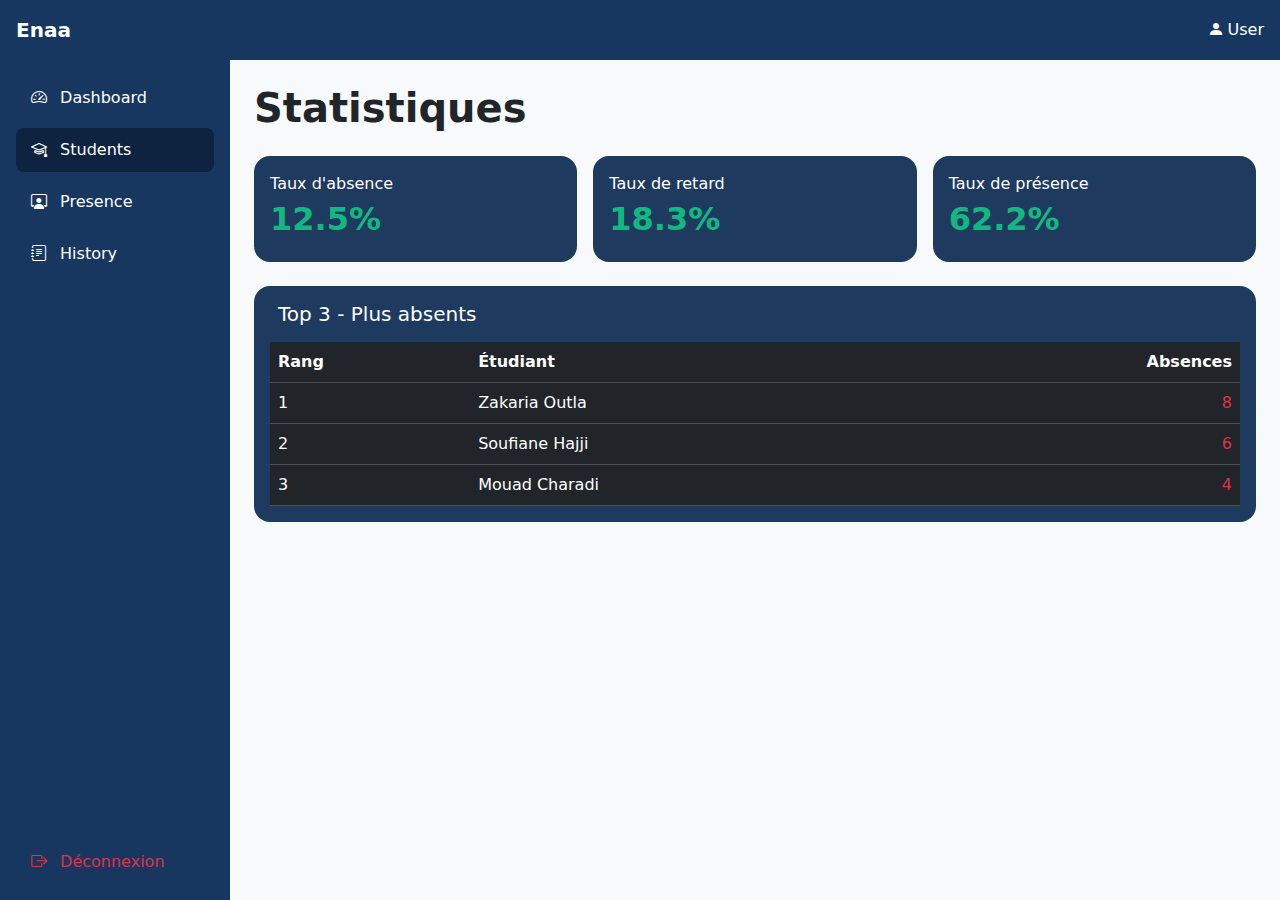
<file: apprenant/pages/statistiques.html>
<!DOCTYPE html>
<html lang="en">
<head>
    <meta charset="UTF-8">
    <meta name="viewport" content="width=device-width, initial-scale=1.0">
    <title>Statistiques</title>
   
    <link href="https://cdn.jsdelivr.net/npm/bootstrap-icons@1.11.3/font/bootstrap-icons.css" rel="stylesheet">
    <link rel="stylesheet" href="https://cdn.jsdelivr.net/npm/bootstrap@5.3.3/dist/css/bootstrap.min.css">
    <script src="https://cdn.jsdelivr.net/npm/bootstrap@5.3.3/dist/js/bootstrap.bundle.min.js"></script>

  <style>
    body { 
      background: #f8f9fa; 
      margin: 0;
      padding: 0;
    }

    .header {
      position: fixed;
      top: 0; 
      left: 0; 
      right: 0;
      height: 60px;
      background-color: rgb(23, 55, 97);
      z-index: 1000;
    }

    .navbar {
      background-color: rgb(23, 55, 97);
    }

    .menu-toggle {
      display: none;
      background: none;
      border: none;
      color: white;
      font-size: 1.5rem;
    }

    .sidebar {
      position: fixed;
      top: 60px;
      left: 0;
      width: 230px;
      height: calc(100vh - 60px);
      background-color: rgb(23, 55, 97);
      padding: 1rem;
      z-index: 999;
      transition: transform .3s ease;
      overflow-y: auto;
    }

    .sidebar .nav-link {
      color: white;
      padding: 10px 15px;
      border-radius: 8px;
      transition: background-color 0.3s;
    }

    .sidebar .nav-link:hover {
      background-color: rgba(255, 255, 255, 0.1);
    }

    .sidebar .nav-link.active {
      background-color: #0d2340;
    }

    .main-content {
      margin-left: 230px;
      margin-top: 60px;
      padding: 1.5rem;
      min-height: calc(100vh - 60px);
    }

    #studentsTable {
    width: 100%;
    border-collapse: separate;
    border-spacing: 0 5px; /* space between rows */
    background-color: #08164a;
    border-radius: 12px;
}

#studentsTable thead th {
    background-color: #08164a;
    color: #ffffff;
    text-align: left;
    padding: 14px;
    border: none;
    font-size: 16px;
    border-top-left-radius: 12px;
    border-bottom-left-radius: 12px;
}

#studentsTable tbody tr {
    border-radius: 12px;
    background-color: #ffffff
}

#studentsTable tbody tr td {
    padding: 16px;
    border: none;
}

/* #studentsTable tbody tr td:first-child {
    border-top-left-radius: 12px;
    border-bottom-left-radius: 12px;
} */

/* #studentsTable tbody tr td:last-child {
    border-top-right-radius: 12px;
    border-bottom-right-radius: 12px;
} */

.badge {
    padding: 6px 14px;
    border-radius: 20px;
    font-weight: 600;
    font-size: 14px;
}

.bg-success {
    background-color: #4caf50 !important;
    color: #fff;
}

.bg-danger {
    background-color: #e63946 !important;
    color: #fff;
}

#studentsTable i {
    color: #ffffff;
    font-size: 18px;
    margin-right: 12px;
    cursor: pointer;
}

#studentsTable i:hover {
    color: #4da3ff;
}

#studentsTable {
    background-color: #020C48 !important;
}

/* Kill Bootstrap background completely */
#studentsTable > :not(caption) > * > * {
    background-color: transparent !important;
}

#studentsTable tbody tr {
    background-color: #183862;
}

#studentsTable tbody td {
    background-color: #183862;
}

.message-toast {
    position: fixed;
    top: 20px;
    right: 20px;
    background-color: #28a745; /* green for success */
    color: white;
    padding: 10px 20px;
    border-radius: 5px;
    display: none; /* hidden by default */
    box-shadow: 0 2px 6px rgba(0,0,0,0.3);
    z-index: 9999;
    transition: opacity 0.3s ease;
}
    @media (max-width: 768px) {
      .menu-toggle { 
        display: block; 
      }
      
      .sidebar { 
        transform: translateX(-100%); 
      }
      
      .sidebar.show { 
        transform: translateX(0); 
      }
      
      .main-content { 
        margin-left: 0; 
      }
    }
  </style>
</head>
<body>

<div id="message" class="message-toast"></div>

<!-- NAVBAR -->
<nav class="navbar navbar-dark px-3 fixed-top header">
  <div class="d-flex align-items-center gap-2">
    <!-- Toggle button for mobile -->
    <button class="btn btn-outline-light d-md-none" id="sidebarToggle">
      <i class="bi bi-list fs-4"></i>
    </button>
    <a class="navbar-brand fw-bold" href="#">Enaa</a>
  </div>

  <div class="d-flex align-items-center">
    <i class="bi bi-person-fill text-white mx-1"></i>
    <span class="text-white">User</span>
  </div>
</nav>

<!-- Sidebar Overlay -->
<div class="sidebar-overlay" id="sidebarOverlay"></div>

<!-- SIDEBAR -->
<aside class="sidebar" id="sidebar">
  <div class="d-flex flex-column justify-content-between h-100">
    <!-- Navigation items -->
    <ul class="nav flex-column gap-2">
      <li class="nav-item">
        <a class="nav-link text-white" href="home.html">
          <i class="bi bi-speedometer2 me-2"></i> Dashboard
        </a>
      </li>
      <li class="nav-item">
        <a class="nav-link text-white active" href="student.html">
          <i class="bi bi-mortarboard me-2"></i> Students
        </a>
      </li>
      <li class="nav-item">
        <a class="nav-link text-white" href="presence.html">
          <i class="bi bi-person-workspace me-2"></i> Presence
        </a>
      </li>
      <li class="nav-item">
        <a class="nav-link text-white" href="history.html">
          <i class="bi bi-journal-text me-2"></i> History
        </a>
      </li>
    </ul>
    <!-- Logout button at bottom -->
    <div>
      <a class="nav-link text-danger" href="../index.html">
        <i class="bi bi-box-arrow-right me-2"></i> Déconnexion
      </a>
    </div>
  </div>
</aside>

<!-- ================= MAIN CONTENT ================= -->
<div class="main-content">

    <h1 class="mb-4 fw-bold">Statistiques</h1>

    <!-- Statistics Cards -->
    <div class="row g-3 mb-4">
        <div class="col-md-4">
            <div class="card border-0 rounded-4" style="background:#1e3a5f;">
                <div class="card-body d-flex justify-content-between align-items-center">
                    <div>
                        <p class="text-white mb-1">Taux d'absence</p>
                        <h2 class="fw-bold" style="color:#10b981;">12.5%</h2>
                    </div>
                    <i class="fas fa-times fa-2x text-danger"></i>
                </div>
            </div>
        </div>

        <div class="col-md-4">
            <div class="card border-0 rounded-4" style="background:#1e3a5f;">
                <div class="card-body d-flex justify-content-between align-items-center">
                    <div>
                        <p class="text-white mb-1">Taux de retard</p>
                        <h2 class="fw-bold" style="color:#10b981;">18.3%</h2>
                    </div>
                    <i class="fas fa-exclamation fa-2x text-danger"></i>
                </div>
            </div>
        </div>

        <div class="col-md-4">
            <div class="card border-0 rounded-4" style="background:#1e3a5f;">
                <div class="card-body d-flex justify-content-between align-items-center">
                    <div>
                        <p class="text-white mb-1">Taux de présence</p>
                        <h2 class="fw-bold" style="color:#10b981;">62.2%</h2>
                    </div>
                    <i class="fas fa-check fa-2x text-success"></i>
                </div>
            </div>
        </div>
    </div>

    <!-- Top Absents -->
    <div class="card border-0 rounded-4 mb-4" style="background:#1e3a5f;">
        <div class="card-body">
            <h5 class="text-white mb-3">
                <i class="fas fa-chart-bar me-2"></i> Top 3 - Plus absents
            </h5>

            <div class="table-responsive">
                <table class="table table-dark mb-0">
                    <thead style="background:#0a1929;">
                        <tr>
                            <th>Rang</th>
                            <th>Étudiant</th>
                            <th class="text-end">Absences</th>
                        </tr>
                    </thead>
                    <tbody style="background:#1e3a5f;">
                        <tr>
                            <td>1</td>
                            <td>Zakaria Outla</td>
                            <td class="text-end text-danger">8</td>
                        </tr>
                        <tr>
                            <td>2</td>
                            <td>Soufiane Hajji</td>
                            <td class="text-end text-danger">6</td>
                        </tr>
                        <tr>
                            <td>3</td>
                            <td>Mouad Charadi</td>
                            <td class="text-end text-danger">4</td>
                        </tr>
                    </tbody>
                </table>
            </div>
        </div>
    </div>

</div>

<script src="/apprenant/js/statistiques.js"></script>

</body>
</html>
</file>
